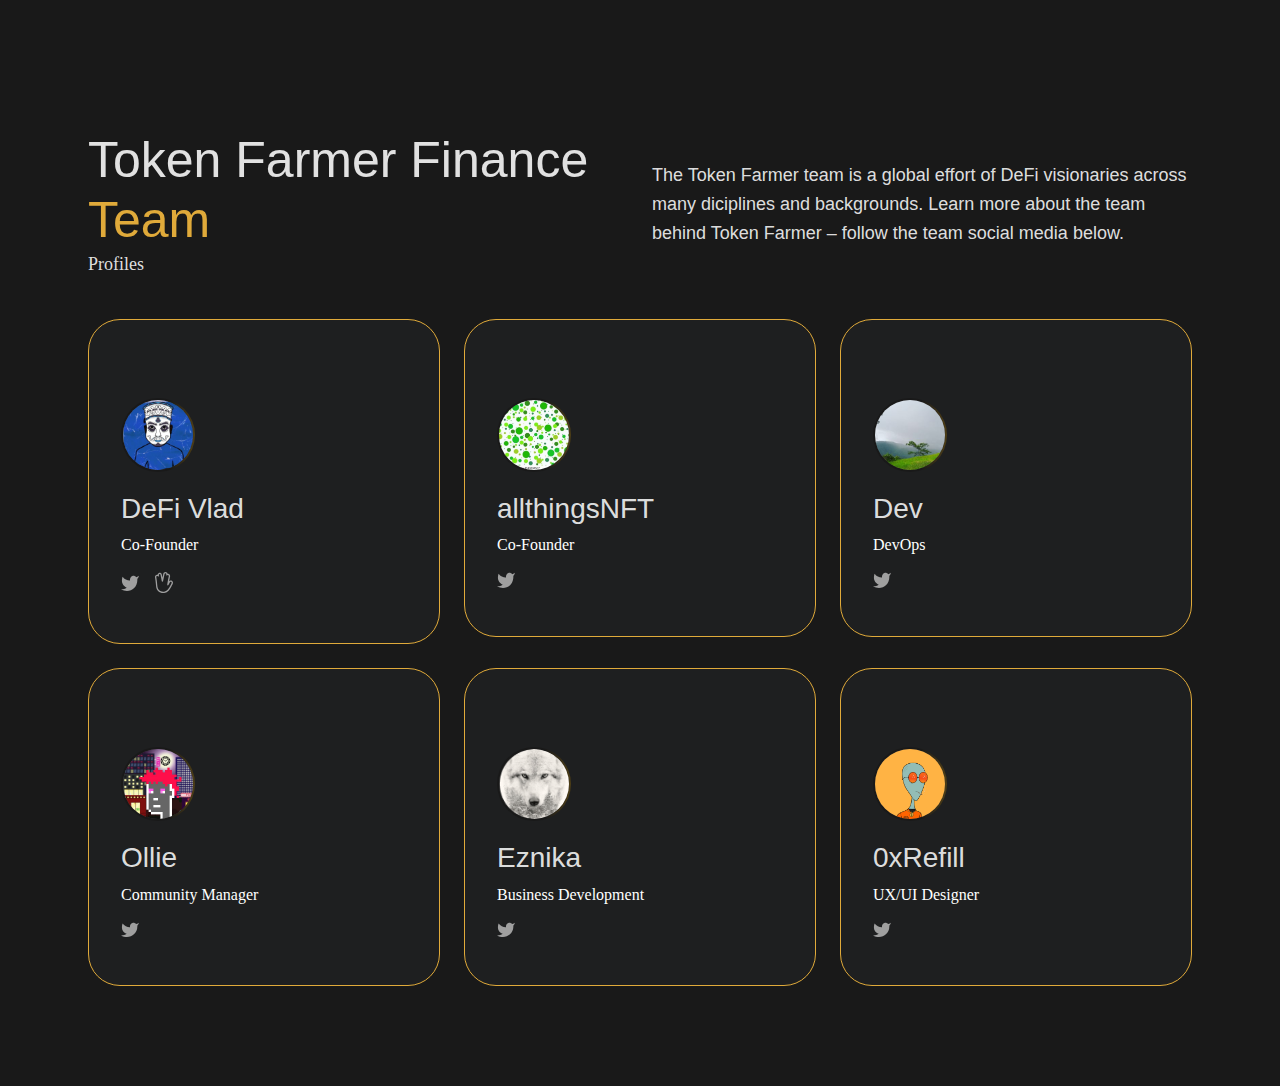
<file: tfm/launchpad/BiShares - BSC dETF's - About.html>
<script type="text/javascript" src="./BiShares - BSC dETF&#39;s - About_files/jquery-1.11.1.min.js.download"></script>

<link href="./BiShares - BSC dETF&#39;s - About_files/bootstrap.min.css" rel="stylesheet" integrity="sha384-uWxY/CJNBR+1zjPWmfnSnVxwRheevXITnMqoEIeG1LJrdI0GlVs/9cVSyPYXdcSF" crossorigin="anonymous">
<link type="text/css" rel="stylesheet" href="./BiShares - BSC dETF&#39;s - About_files/main.css">

<script src="./BiShares - BSC dETF&#39;s - About_files/popper.min.js.download" integrity="sha384-7+zCNj/IqJ95wo16oMtfsKbZ9ccEh31eOz1HGyDuCQ6wgnyJNSYdrPa03rtR1zdB" crossorigin="anonymous"></script>
<script src="./BiShares - BSC dETF&#39;s - About_files/bootstrap.min.js.download" integrity="sha384-PsUw7Xwds7x08Ew3exXhqzbhuEYmA2xnwc8BuD6SEr+UmEHlX8/MCltYEodzWA4u" crossorigin="anonymous"></script>
</head>
<body>


<section id="team-sec">
<div class="container-fluid">
<div class="row">
<div class="col-sm-12 col-md-6 team-heading">
<h1>Token Farmer Finance <span>Team</span></h1>
<p>Profiles</p>
</div>
<div class="col-sm-12 col-md-6 team-heading-disc">
<p>The Token Farmer team is a global effort of DeFi visionaries across many diciplines and backgrounds. Learn more about the team behind Token Farmer – follow the team social media below.</p>
</div>
</div>
<div class="row">
<div class="col-sm-12 col-md-4">
<div class="team-block">
<div class="gradient-wrap">
<div class="imgcircle">
<img src="./BiShares - BSC dETF&#39;s - About_files/defivlad.jpg" alt="BiShares Team" class="img-fluid">
</div>
</div>
<h3>DeFi Vlad</h3>
<span>Co-Founder</span>
<ul>
<li><a href="https://twitter.com/defivlad" target="_blank"><img src="./BiShares - BSC dETF&#39;s - About_files/twitter.svg" alt="Twitter logo" class="img-fluid"></a></li>
<li><a href="https://y.at/%F0%9F%A6%8D%F0%9F%92%A8%F0%9F%92%8E" target="_blank"><img src="./BiShares - BSC dETF&#39;s - About_files/yat-logo.svg" alt="Yat logo" class="img-fluid"></a></li>
</ul>
</div>
</div>
<div class="col-sm-12 col-md-4">
<div class="team-block">
<div class="gradient-wrap">
<div class="imgcircle">
<img src="./BiShares - BSC dETF&#39;s - About_files/allthingsNFT.jpg" alt="BiShares Team" class="img-fluid">
</div>
</div>
<h3>allthingsNFT</h3>
<span>Co-Founder</span>
<ul>
<li><a href="https://twitter.com/allthingsNFT" target="_blank"><img src="./BiShares - BSC dETF&#39;s - About_files/twitter.svg" alt="Twitter logo" class="img-fluid"></a></li>
</ul>
</div>
</div>
<div class="col-sm-12 col-md-4">
<div class="team-block">
<div class="gradient-wrap">
<div class="imgcircle">
<img src="./BiShares - BSC dETF&#39;s - About_files/Dev.jpeg" alt="BiShares Team" class="img-fluid">
</div>
</div>
<h3>Dev</h3>
<span>DevOps</span>
<ul>
<li><a href="https://twitter.com/devendra_n" target="_blank"><img src="./BiShares - BSC dETF&#39;s - About_files/twitter.svg" alt="Twitter logo" class="img-fluid"></a></li>
</ul>
</div>
</div>
</div>
<div class="row">
<div class="col-sm-12 col-md-4">
<div class="team-block">
<div class="gradient-wrap">
<div class="imgcircle">
<img src="./BiShares - BSC dETF&#39;s - About_files/ollie.jpg" alt="BiShares Team" class="img-fluid">
</div>
</div>
<h3>Ollie</h3>
<span>Community Manager</span>
<ul>
<li><a href="https://twitter.com/OLLA_Crypto" target="_blank"><img src="./BiShares - BSC dETF&#39;s - About_files/twitter.svg" alt="Twitter logo" class="img-fluid"></a></li>
</ul>
</div>
</div>
<div class="col-sm-12 col-md-4">
<div class="team-block">
<div class="gradient-wrap">
<div class="imgcircle">
<img src="./BiShares - BSC dETF&#39;s - About_files/eznika.png" alt="BiShares Team" class="img-fluid">
</div>
</div>
<h3>Eznika</h3>
<span>Business Development</span>
<ul>
<li><a href="https://twitter.com/imEznika" target="_blank"><img src="./BiShares - BSC dETF&#39;s - About_files/twitter.svg" alt="Twitter logo" class="img-fluid"></a></li>
</ul>
</div>
</div>
<div class="col-sm-12 col-md-4">
<div class="team-block">
<div class="gradient-wrap">
<div class="imgcircle">
<img src="./BiShares - BSC dETF&#39;s - About_files/0xrefill.png" alt="BiShares Team" class="img-fluid">
</div>
</div>
<h3>0xRefill</h3>
<span>UX/UI Designer</span>
<ul>
<li><a href="https://twitter.com/0xRefill" target="_blank"><img src="./BiShares - BSC dETF&#39;s - About_files/twitter.svg" alt="Twitter logo" class="img-fluid"></a></li>
</ul>
</div>
</div>
</div>
</div></section>


<script type="text/javascript">
    $( () => {

    	//On Scroll Functionality
    	$(window).scroll( () => {
    		var windowTop = $(window).scrollTop();
    		windowTop > 100 ? $('nav').addClass('navShadow') : $('nav').removeClass('navShadow');
    	});

    	//Click Logo To Scroll To Top
    	$('#logo').on('click', () => {
    		$('html,body').animate({
    			scrollTop: 0
    		},500);
    	});

    	//Smooth Scrolling Using Navigation Menu
    	$('a[href*="#"]').on('click', function(e){
    		$('html,body').animate({
    			scrollTop: $($(this).attr('href')).offset().top - 100
    		},500);
    		e.preventDefault();
    	});

    	//Toggle Menu
    	$('#menu-toggle').on('click', () => {
    		$('#menu-toggle').toggleClass('closeMenu');
    		$('ul').toggleClass('showMenu');

    		$('li').on('click', () => {
    			$('ul').removeClass('showMenu');
    			$('#menu-toggle').removeClass('closeMenu');
    		});
    	});

    });
    </script>
<script type="text/javascript">
    $(".accordianNav h3.dropArrow").click(function() {
        $("h3.dropArrow").removeClass("active");
        $(".accordianNav ul ul").slideUp();
        if (!$(this).next().is(":visible")) {
            $(this).next().slideDown();
            $(this).addClass("active");
        }
    })

    </script>
<script type="text/javascript">
      $(document).ready(function() {
      $("#toggle").click(function() {
        var elem = $("#toggle").text();
        if (elem == "View More ↓") {
          //Stuff to do when btn is in the read more state
          $("#toggle").text("View Less ↑");
          $("#text").slideDown();
        } else {
          //Stuff to do when btn is in the read less state
          $("#toggle").text("View More ↓");
          $("#text").slideUp();
        }
      });
    });

      </script>

<script type="text/javascript">
        $(function()
            {
                var playerTrack = $("#player-track"), bgArtwork = $('#bg-artwork'), bgArtworkUrl, albumName = $('#album-name'), trackName = $('#track-name'), albumArt = $('#album-art'), sArea = $('#s-area'), seekBar = $('#seek-bar'), trackTime = $('#track-time'), insTime = $('#ins-time'), sHover = $('#s-hover'), playPauseButton = $("#play-pause-button"),  i = playPauseButton.find('i'), tProgress = $('#current-time'), tTime = $('#track-length'), seekT, seekLoc, seekBarPos, cM, ctMinutes, ctSeconds, curMinutes, curSeconds, durMinutes, durSeconds, playProgress, bTime, nTime = 0, buffInterval = null, tFlag = false, albums = ['BSC News interview with DeFi Vlad, BiShares Co-Founder'], trackNames = [''], albumArtworks = ['_1'], trackUrl = ['https://anchor.fm/s/41a2f56c/podcast/play/40148311/https%3A%2F%2Fd3ctxlq1ktw2nl.cloudfront.net%2Fstaging%2F2021-8-11%2Fd1dd198d-125f-8527-7283-780ffdfe79a8.mp3'], playPreviousTrackButton = $('#play-previous'), playNextTrackButton = $('#play-next'), currIndex = -1;

                function playPause()
                {
                    setTimeout(function()
                    {
                        if(audio.paused)
                        {
                            playerTrack.addClass('activeaudio');
                            albumArt.addClass('activeaudio');
                            checkBuffering();
                            i.attr('class','fas fa-pause');
                            audio.play();
                        }
                        else
                        {
                            playerTrack.removeClass('activeaudio');
                            albumArt.removeClass('activeaudio');
                            clearInterval(buffInterval);
                            albumArt.removeClass('buffering');
                            i.attr('class','fas fa-play');
                            audio.pause();
                        }
                    },300);
                }


                function showHover(event)
                {
                    seekBarPos = sArea.offset();
                    seekT = event.clientX - seekBarPos.left;
                    seekLoc = audio.duration * (seekT / sArea.outerWidth());

                    sHover.width(seekT);

                    cM = seekLoc / 60;

                    ctMinutes = Math.floor(cM);
                    ctSeconds = Math.floor(seekLoc - ctMinutes * 60);

                    if( (ctMinutes < 0) || (ctSeconds < 0) )
                        return;

                    if( (ctMinutes < 0) || (ctSeconds < 0) )
                        return;

                    if(ctMinutes < 10)
                        ctMinutes = '0'+ctMinutes;
                    if(ctSeconds < 10)
                        ctSeconds = '0'+ctSeconds;

                    if( isNaN(ctMinutes) || isNaN(ctSeconds) )
                        insTime.text('--:--');
                    else
                        insTime.text(ctMinutes+':'+ctSeconds);

                    insTime.css({'left':seekT,'margin-left':'-21px'}).fadeIn(0);

                }

                function hideHover()
                {
                    sHover.width(0);
                    insTime.text('00:00').css({'left':'0px','margin-left':'0px'}).fadeOut(0);
                }

                function playFromClickedPos()
                {
                    audio.currentTime = seekLoc;
                    seekBar.width(seekT);
                    hideHover();
                }

                function updateCurrTime()
                {
                    nTime = new Date();
                    nTime = nTime.getTime();

                    if( !tFlag )
                    {
                        tFlag = true;
                        trackTime.addClass('activeaudio');
                    }

                    curMinutes = Math.floor(audio.currentTime / 60);
                    curSeconds = Math.floor(audio.currentTime - curMinutes * 60);

                    durMinutes = Math.floor(audio.duration / 60);
                    durSeconds = Math.floor(audio.duration - durMinutes * 60);

                    playProgress = (audio.currentTime / audio.duration) * 100;

                    if(curMinutes < 10)
                        curMinutes = '0'+curMinutes;
                    if(curSeconds < 10)
                        curSeconds = '0'+curSeconds;

                    if(durMinutes < 10)
                        durMinutes = '0'+durMinutes;
                    if(durSeconds < 10)
                        durSeconds = '0'+durSeconds;

                    if( isNaN(curMinutes) || isNaN(curSeconds) )
                        tProgress.text('00:00');
                    else
                        tProgress.text(curMinutes+':'+curSeconds);

                    if( isNaN(durMinutes) || isNaN(durSeconds) )
                        tTime.text('00:00');
                    else
                        tTime.text(durMinutes+':'+durSeconds);

                    if( isNaN(curMinutes) || isNaN(curSeconds) || isNaN(durMinutes) || isNaN(durSeconds) )
                        trackTime.removeClass('activeaudio');
                    else
                        trackTime.addClass('activeaudio');


                    seekBar.width(playProgress+'%');

                    if( playProgress == 100 )
                    {
                        i.attr('class','fa fa-play');
                        seekBar.width(0);
                        tProgress.text('00:00');
                        albumArt.removeClass('buffering').removeClass('activeaudio');
                        clearInterval(buffInterval);
                    }
                }

                function checkBuffering()
                {
                    clearInterval(buffInterval);
                    buffInterval = setInterval(function()
                    {
                        if( (nTime == 0) || (bTime - nTime) > 1000  )
                            albumArt.addClass('buffering');
                        else
                            albumArt.removeClass('buffering');

                        bTime = new Date();
                        bTime = bTime.getTime();

                    },100);
                }

                function selectTrack(flag)
                {
                    if( flag == 0 || flag == 1 )
                        ++currIndex;
                    else
                        --currIndex;

                    if( (currIndex > -1) && (currIndex < albumArtworks.length) )
                    {
                        if( flag == 0 )
                            i.attr('class','fa fa-play');
                        else
                        {
                            albumArt.removeClass('buffering');
                            i.attr('class','fa fa-pause');
                        }

                        seekBar.width(0);
                        trackTime.removeClass('activeaudio');
                        tProgress.text('00:00');
                        tTime.text('00:00');

                        currAlbum = albums[currIndex];
                        currTrackName = trackNames[currIndex];
                        currArtwork = albumArtworks[currIndex];

                        audio.src = trackUrl[currIndex];

                        nTime = 0;
                        bTime = new Date();
                        bTime = bTime.getTime();

                        if(flag != 0)
                        {
                            audio.play();
                            playerTrack.addClass('activeaudio');
                            albumArt.addClass('activeaudio');

                            clearInterval(buffInterval);
                            checkBuffering();
                        }

                        albumName.text(currAlbum);
                        trackName.text(currTrackName);
                        albumArt.find('img.activeaudio').removeClass('activeaudio');
                        $('#'+currArtwork).addClass('activeaudio');

                        bgArtworkUrl = $('#'+currArtwork).attr('src');

                        bgArtwork.css({'background-image':'url('+bgArtworkUrl+')'});
                    }
                    else
                    {
                        if( flag == 0 || flag == 1 )
                            --currIndex;
                        else
                            ++currIndex;
                    }
                }

                function initPlayer()
                {
                    audio = new Audio();

                    selectTrack(0);

                    audio.loop = false;

                    playPauseButton.on('click',playPause);

                    sArea.mousemove(function(event){ showHover(event); });

                    sArea.mouseout(hideHover);

                    sArea.on('click',playFromClickedPos);

                    $(audio).on('timeupdate',updateCurrTime);

                    playPreviousTrackButton.on('click',function(){ selectTrack(-1);} );
                    playNextTrackButton.on('click',function(){ selectTrack(1);});
                }

                initPlayer();
            });
    </script>
<script type="text/javascript">
      get_bison_price();
      function get_bison_price() {
        $.ajax({
          type: "GET",
          url: "https://bsc.api.0x.org/swap/v1/quote?buyToken=BUSD&sellToken=0x19A6Da6e382b85F827088092a3DBe864d9cCba73&sellAmount=1000000000000000000&excludedSources=BakerySwap,Belt,DODO,DODO_V2,Ellipsis,Mooniswap,MultiHop,Nerve,SushiSwap,Smoothy,CafeSwap,CheeseSwap,JulSwap,LiquidityProvider&slippagePercentage=0&gasPrice=0",
          success: function (data) {
            bison = data["price"];
            if (bison == "0.00" || bison == "nan" || bison == "inf") {
              setTimeout(function () { get_bison_price(); }, 1000);
            } else if (bison !== "0.00" && bison != "nan" && bison != "inf") {
              $('#bison_price').html("<img src='assets/images/bi-icon.svg' /> $" + parseFloat(bison).toFixed(2));
              setTimeout(function () { get_bison_price(); }, 30000);
            }
          },
          error: function (xhr, textStatus, errorThrown) {
              if (textStatus == 'timeout') {
                this.tryCount++;
                if (this.tryCount <= this.retryLimit) {
                  //try again
                  setTimeout(get_bison_price, 5000);
                  return;
                }
                return;
              }
              if (xhr.status == 500) {
                //try again
                setTimeout(get_bison_price, 5000);
                return;
              } else {
                //try again
                setTimeout(get_bison_price, 5000);
                return;
              }
            }
        });
      }
    </script>
</file>
